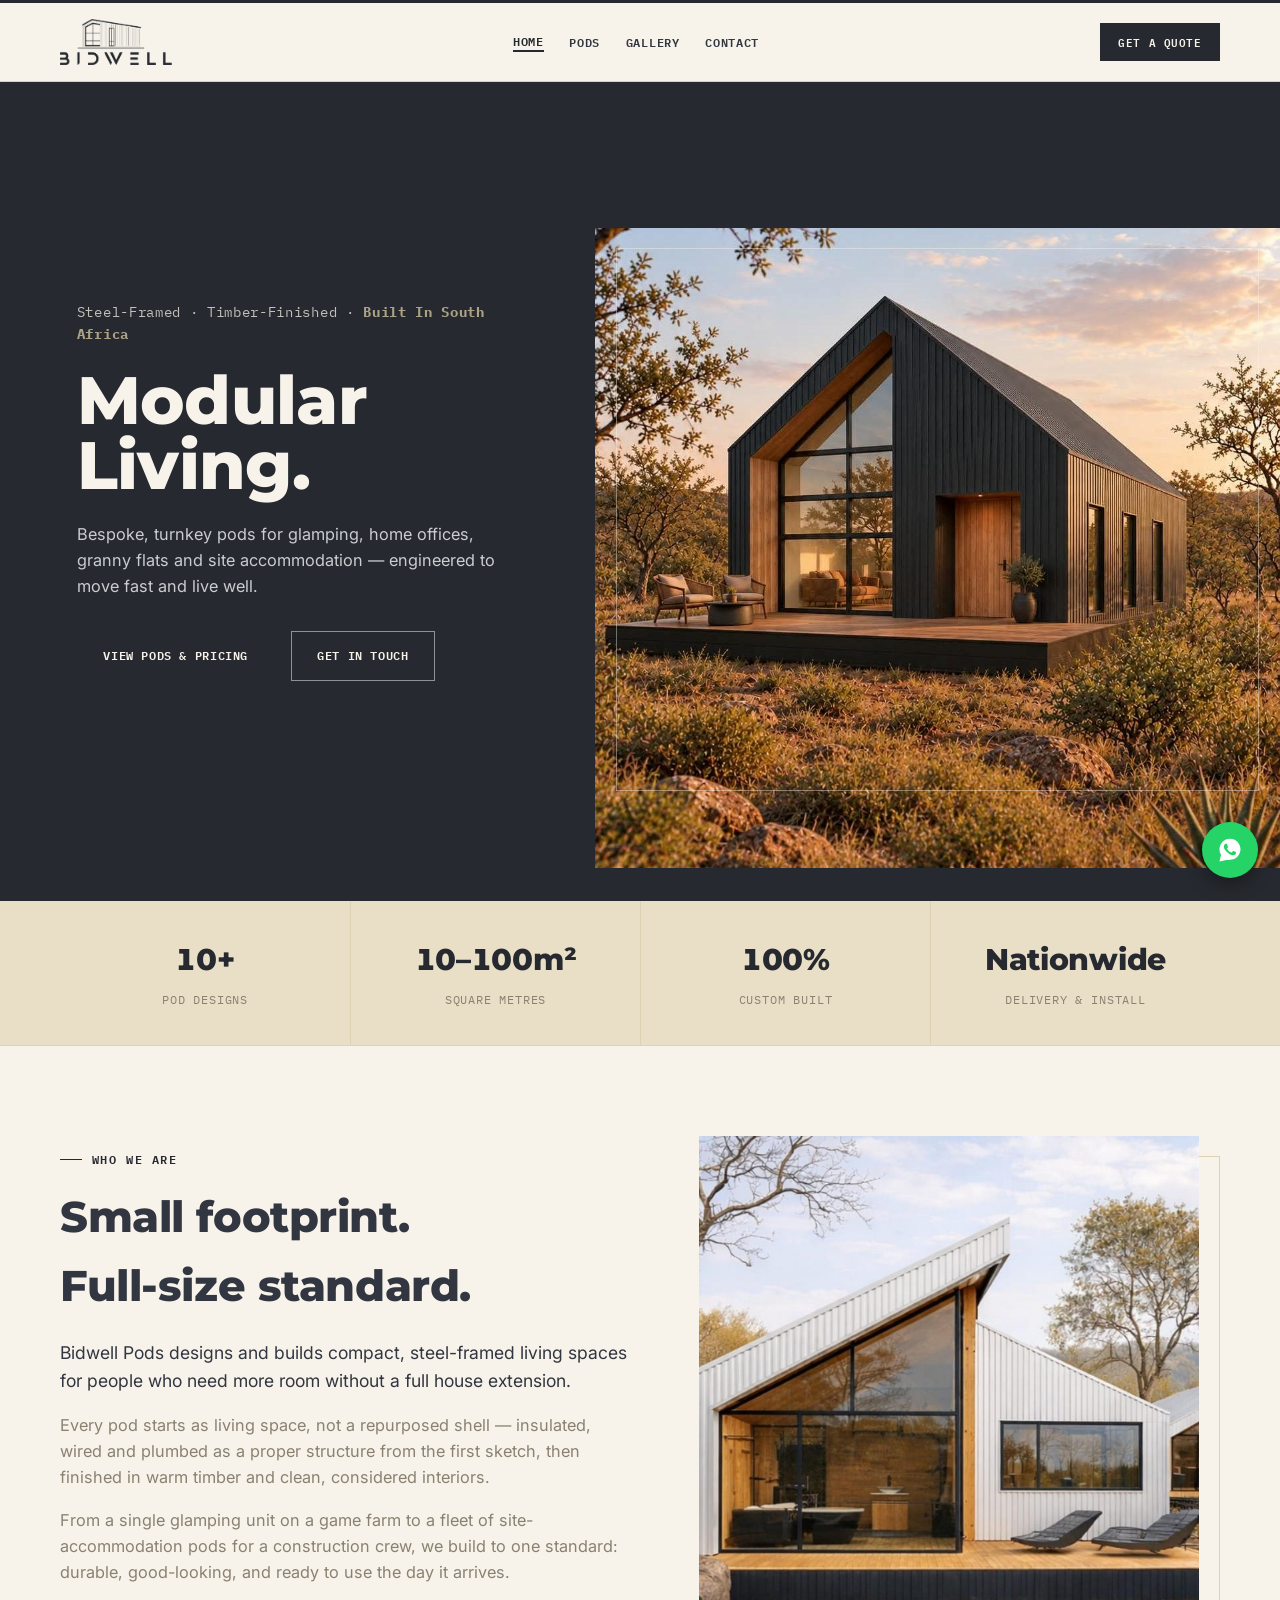
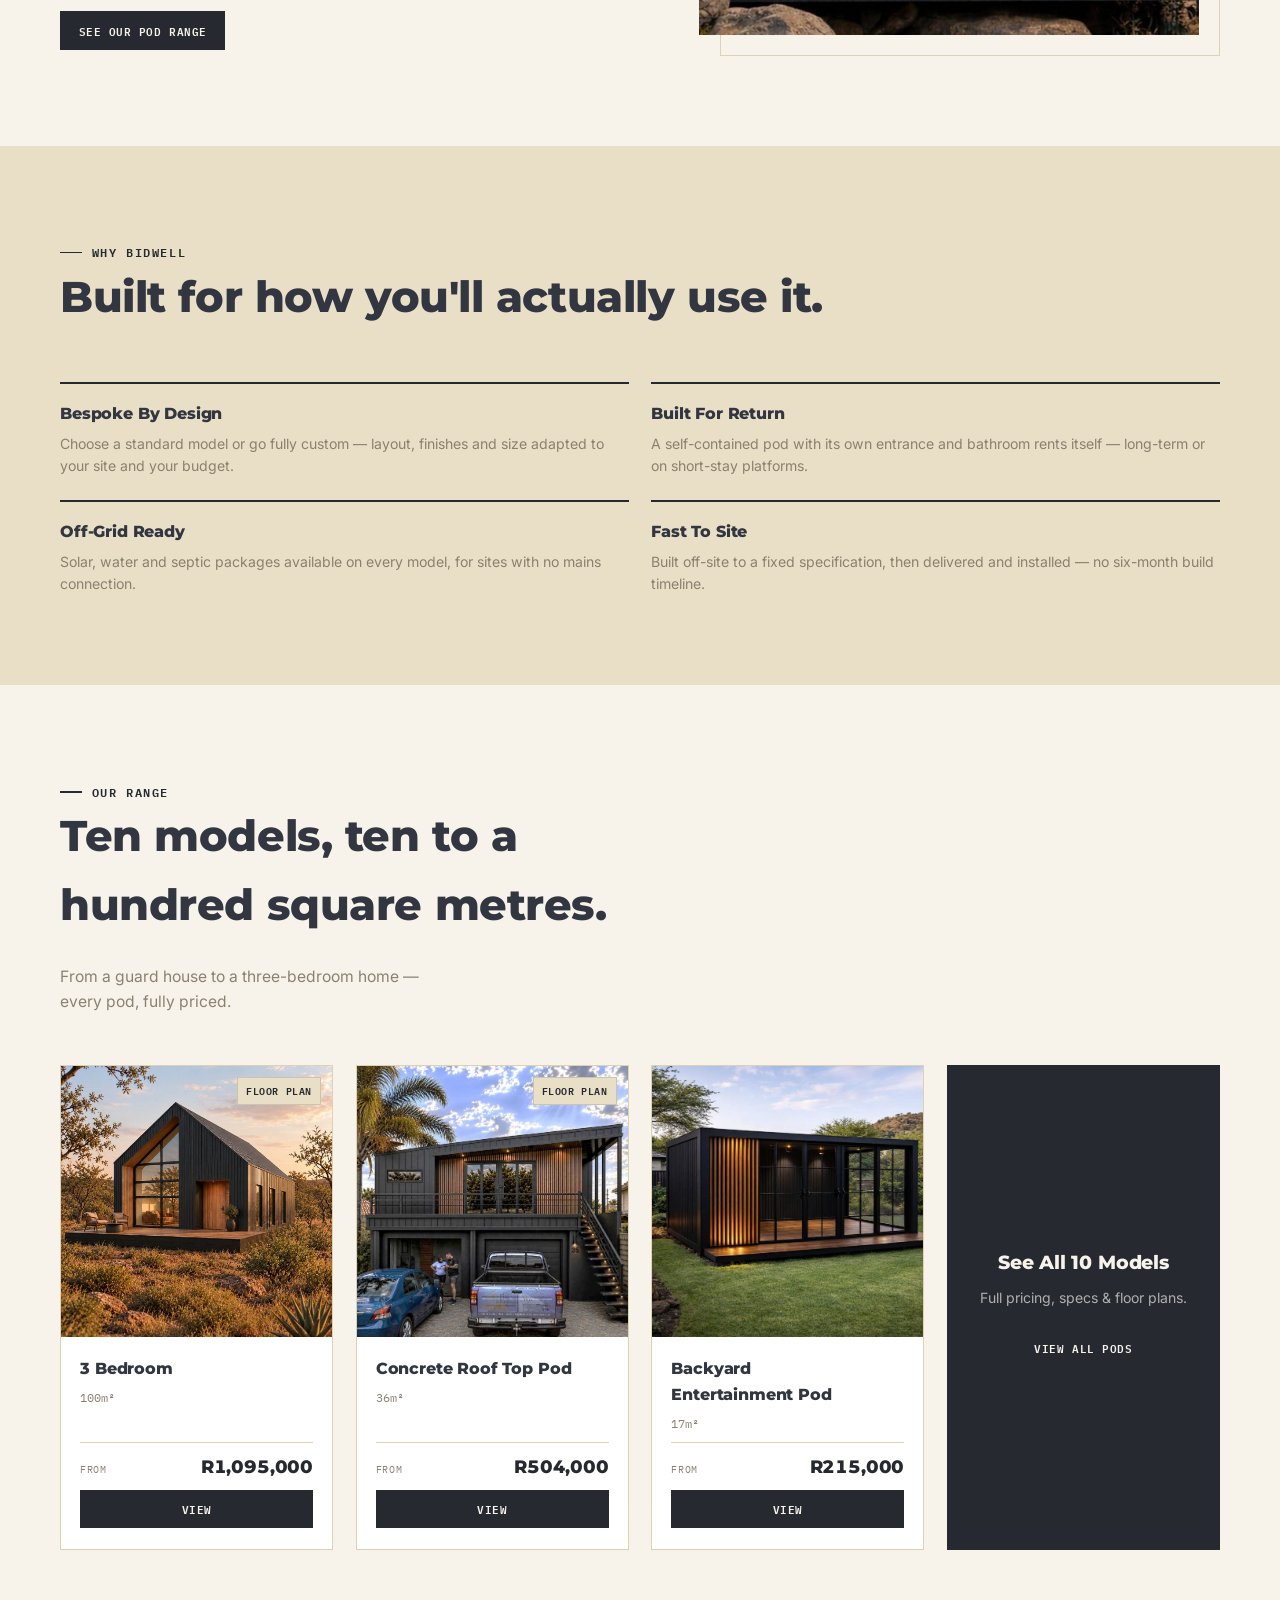
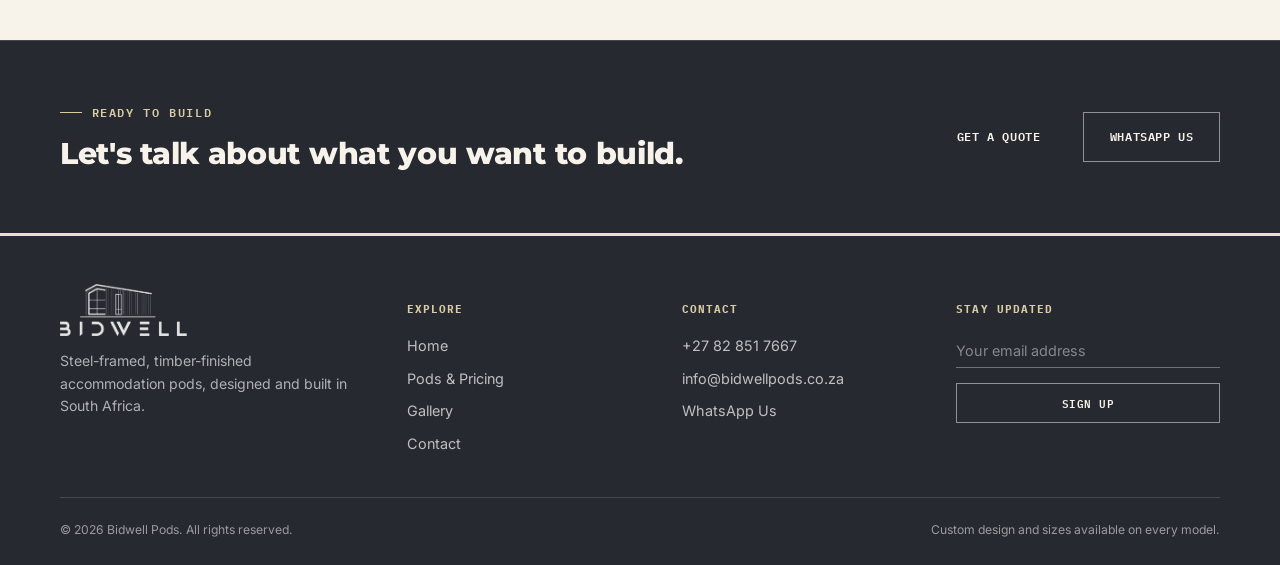
<file: index.html>
<!doctype html>
<html lang="en">
<head>
<meta charset="UTF-8">
<meta name="viewport" content="width=device-width, initial-scale=1">
<title>Bidwell Pods — Modular Living, South Africa</title>
<link rel="preconnect" href="https://fonts.googleapis.com">
<link rel="preconnect" href="https://fonts.gstatic.com" crossorigin>
<link href="https://fonts.googleapis.com/css2?family=Montserrat:wght@600;700;800&family=Inter:wght@400;500;600;700&family=IBM+Plex+Mono:wght@500;600;700&display=swap" rel="stylesheet">
<link rel="stylesheet" href="style.css">
</head>
<body>

<header>
  <div class="wrap bar">
    <a href="index.html" class="brand">
      <img src="img/logo-dark.png" alt="Bidwell Pods" class="brand-logo">
    </a>
    <nav class="primary">
      <a href="index.html" class="active">Home</a>
      <a href="pods.html">Pods</a>
      <a href="gallery.html">Gallery</a>
      <a href="contact.html">Contact</a>
    </nav>
    <div class="nav-cta">
      <a href="contact.html" class="btn btn-amber btn-sm">Get a Quote</a>
      <button class="burger" id="burgerBtn" aria-label="Open menu" aria-expanded="false"><span></span><span></span><span></span></button>
    </div>
  </div>
</header>

<div class="mobile-panel" id="mobilePanel">
  <a href="index.html">Home</a>
  <a href="pods.html">Pods</a>
  <a href="gallery.html">Gallery</a>
  <a href="contact.html">Contact</a>
  <a href="contact.html" class="btn btn-solid btn-block">Get a Quote</a>
</div>

<main>

  <!-- HERO -->
  <section class="hero">
    <div class="hero-split">
      <div class="hero-copy">
        <span class="hero-tagline">Steel-Framed &middot; Timber-Finished &middot; <b>Built In South Africa</b></span>
        <h1>Modular<br>Living.</h1>
        <p class="sub">Bespoke, turnkey pods for glamping, home offices, granny flats and site accommodation — engineered to move fast and live well.</p>
        <div class="hero-ctas">
          <a href="pods.html" class="btn btn-amber">View Pods &amp; Pricing</a>
          <a href="contact.html" class="btn btn-outline-light">Get In Touch</a>
        </div>
      </div>
      <div class="hero-photo"><img src="img/pods/pod-01-3bedroom.jpg" alt="Bidwell 3 Bedroom pod — steel-framed accommodation pod"></div>
    </div>
  </section>

  <!-- STAT BAND -->
  <div class="stat-band">
    <div class="wrap stat-grid reveal">
      <div class="stat"><div class="n">10+</div><div class="l">Pod Designs</div></div>
      <div class="stat"><div class="n">10&ndash;100m&sup2;</div><div class="l">Square Metres</div></div>
      <div class="stat"><div class="n">100%</div><div class="l">Custom Built</div></div>
      <div class="stat"><div class="n">Nationwide</div><div class="l">Delivery &amp; Install</div></div>
    </div>
  </div>

  <!-- ABOUT -->
  <section class="band-paper">
    <div class="wrap split reveal">
      <div class="split-copy">
        <span class="eyebrow">Who We Are</span>
        <h2>Small footprint. Full-size standard.</h2>
        <p class="lead">Bidwell Pods designs and builds compact, steel-framed living spaces for people who need more room without a full house extension.</p>
        <p>Every pod starts as living space, not a repurposed shell — insulated, wired and plumbed as a proper structure from the first sketch, then finished in warm timber and clean, considered interiors.</p>
        <p>From a single glamping unit on a game farm to a fleet of site-accommodation pods for a construction crew, we build to one standard: durable, good-looking, and ready to use the day it arrives.</p>
        <div style="margin-top:1.6rem;"><a href="pods.html" class="btn btn-solid btn-sm">See Our Pod Range</a></div>
      </div>
      <div class="split-photo"><img src="img/pods/pod-02.jpg" alt="Pod 2 interior visible through glazed wall"></div>
    </div>
  </section>

  <!-- BENEFITS -->
  <section class="band-tint">
    <div class="wrap">
      <div class="section-head">
        <div><span class="eyebrow">Why Bidwell</span><h2>Built for how you'll actually use it.</h2></div>
      </div>
      <div class="benefit-grid reveal">
        <div class="benefit"><h4>Bespoke By Design</h4><p>Choose a standard model or go fully custom — layout, finishes and size adapted to your site and your budget.</p></div>
        <div class="benefit"><h4>Built For Return</h4><p>A self-contained pod with its own entrance and bathroom rents itself — long-term or on short-stay platforms.</p></div>
        <div class="benefit"><h4>Off-Grid Ready</h4><p>Solar, water and septic packages available on every model, for sites with no mains connection.</p></div>
        <div class="benefit"><h4>Fast To Site</h4><p>Built off-site to a fixed specification, then delivered and installed — no six-month build timeline.</p></div>
      </div>
    </div>
  </section>

  <!-- FEATURED PODS -->
  <section class="band-paper">
    <div class="wrap">
      <div class="section-head">
        <div><span class="eyebrow">Our Range</span><h2>Ten models, ten to a hundred square metres.</h2></div>
        <p class="lede">From a guard house to a three-bedroom home — every pod, fully priced.</p>
      </div>
      <div class="units-grid reveal">
        <article class="unit-card">
          <div class="unit-photo"><span class="fp-badge">Floor Plan</span><img src="img/pods/pod-01-3bedroom.jpg" alt="3 Bedroom pod exterior"></div>
          <div class="unit-body"><h3>3 Bedroom</h3><div class="unit-size">100m&sup2;</div>
            <div class="unit-price"><span class="from">From</span><span class="amt">R1,095,000</span></div>
            <a href="pods.html" class="btn btn-solid btn-block btn-sm">View</a>
          </div>
        </article>
        <article class="unit-card">
          <div class="unit-photo"><span class="fp-badge">Floor Plan</span><img src="img/pods/pod-06-cement-panel.jpg" alt="Concrete Roof Top Pod exterior"></div>
          <div class="unit-body"><h3>Concrete Roof Top Pod</h3><div class="unit-size">36m&sup2;</div>
            <div class="unit-price"><span class="from">From</span><span class="amt">R504,000</span></div>
            <a href="pods.html" class="btn btn-solid btn-block btn-sm">View</a>
          </div>
        </article>
        <article class="unit-card">
          <div class="unit-photo"><img src="img/pods/pod-07-entertainment.jpg" alt="Backyard Entertainment Pod exterior"></div>
          <div class="unit-body"><h3>Backyard Entertainment Pod</h3><div class="unit-size">17m&sup2;</div>
            <div class="unit-price"><span class="from">From</span><span class="amt">R215,000</span></div>
            <a href="pods.html" class="btn btn-solid btn-block btn-sm">View</a>
          </div>
        </article>
        <article class="unit-card" style="align-items:center; justify-content:center; text-align:center; padding:2rem 1.2rem; background:var(--ink); color:var(--paper); border:none;">
          <h3 style="margin-bottom:.6rem;">See All 10 Models</h3>
          <p style="color:rgba(250,247,241,.65); font-size:.88rem; margin-bottom:1.2rem;">Full pricing, specs &amp; floor plans.</p>
          <a href="pods.html" class="btn btn-amber btn-sm">View All Pods</a>
        </article>
      </div>
    </div>
  </section>

  <!-- CTA BANNER -->
  <div class="cta-banner">
    <div class="wrap cta-inner reveal" style="padding-block:clamp(2.4rem,5vw,3.4rem);">
      <div><span class="eyebrow">Ready To Build</span><h3 style="margin-top:.5rem;">Let's talk about what you want to build.</h3></div>
      <div style="display:flex; gap:1rem; flex-wrap:wrap;">
        <a href="contact.html" class="btn btn-amber">Get A Quote</a>
        <a class="btn btn-outline-light wa-enquire" data-wa="your pod options" href="contact.html">WhatsApp Us</a>
      </div>
    </div>
  </div>

</main>

<footer>
  <div class="wrap">
    <div class="foot-grid">
      <div class="foot-brand">
        <img src="img/logo-light.png" alt="Bidwell Pods" class="brand-logo footer-logo">
        <p>Steel-framed, timber-finished accommodation pods, designed and built in South Africa.</p>
      </div>
      <div class="foot-col"><h5>Explore</h5>
        <a href="index.html">Home</a><a href="pods.html">Pods &amp; Pricing</a><a href="gallery.html">Gallery</a><a href="contact.html">Contact</a>
      </div>
      <div class="foot-col"><h5>Contact</h5>
        <a href="tel:+27828517667">+27 82 851 7667</a><a href="mailto:info@bidwellpods.co.za">info@bidwellpods.co.za</a><a href="https://wa.me/27828517667" target="_blank" rel="noopener">WhatsApp Us</a>
      </div>
      <div class="foot-col foot-newsletter"><h5>Stay Updated</h5>
        <form id="newsletterForm">
          <input type="email" name="email" placeholder="Your email address" required>
          <button type="submit" class="btn btn-outline-light btn-sm btn-block">Sign Up</button>
        </form>
      </div>
    </div>
    <div class="foot-bottom">
      <span>&copy; <span id="year"></span> Bidwell Pods. All rights reserved.</span>
      <span>Custom design and sizes available on every model.</span>
    </div>
  </div>
</footer>

<a class="wa-float" href="https://wa.me/27828517667" target="_blank" rel="noopener" aria-label="WhatsApp Bidwell Pods">
  <svg width="28" height="28" viewBox="0 0 32 32" fill="none"><path d="M16 3C9.373 3 4 8.373 4 15c0 2.34.64 4.53 1.75 6.4L4 29l7.8-1.7A11.9 11.9 0 0 0 16 27c6.627 0 12-5.373 12-12S22.627 3 16 3Z" fill="#fff"/><path d="M22.4 18.3c-.35-.17-2.07-1.02-2.4-1.14-.32-.12-.55-.17-.79.17-.23.35-.9 1.14-1.1 1.37-.2.23-.4.26-.76.09-.35-.17-1.47-.54-2.8-1.72-1.04-.92-1.74-2.06-1.94-2.4-.2-.35-.02-.54.15-.71.16-.16.35-.4.52-.61.17-.2.23-.35.35-.58.12-.23.06-.43-.03-.6-.09-.17-.79-1.9-1.08-2.6-.28-.68-.57-.59-.79-.6h-.68c-.23 0-.6.09-.92.43-.32.35-1.2 1.17-1.2 2.86s1.23 3.32 1.4 3.55c.17.23 2.42 3.7 5.87 5.19.82.35 1.46.56 1.96.72.82.26 1.57.22 2.16.13.66-.1 2.07-.85 2.36-1.66.29-.82.29-1.52.2-1.66-.08-.15-.31-.23-.66-.4Z" fill="#25D366"/></svg>
</a>

<script src="script.js"></script>
</body>
</html>
</file>
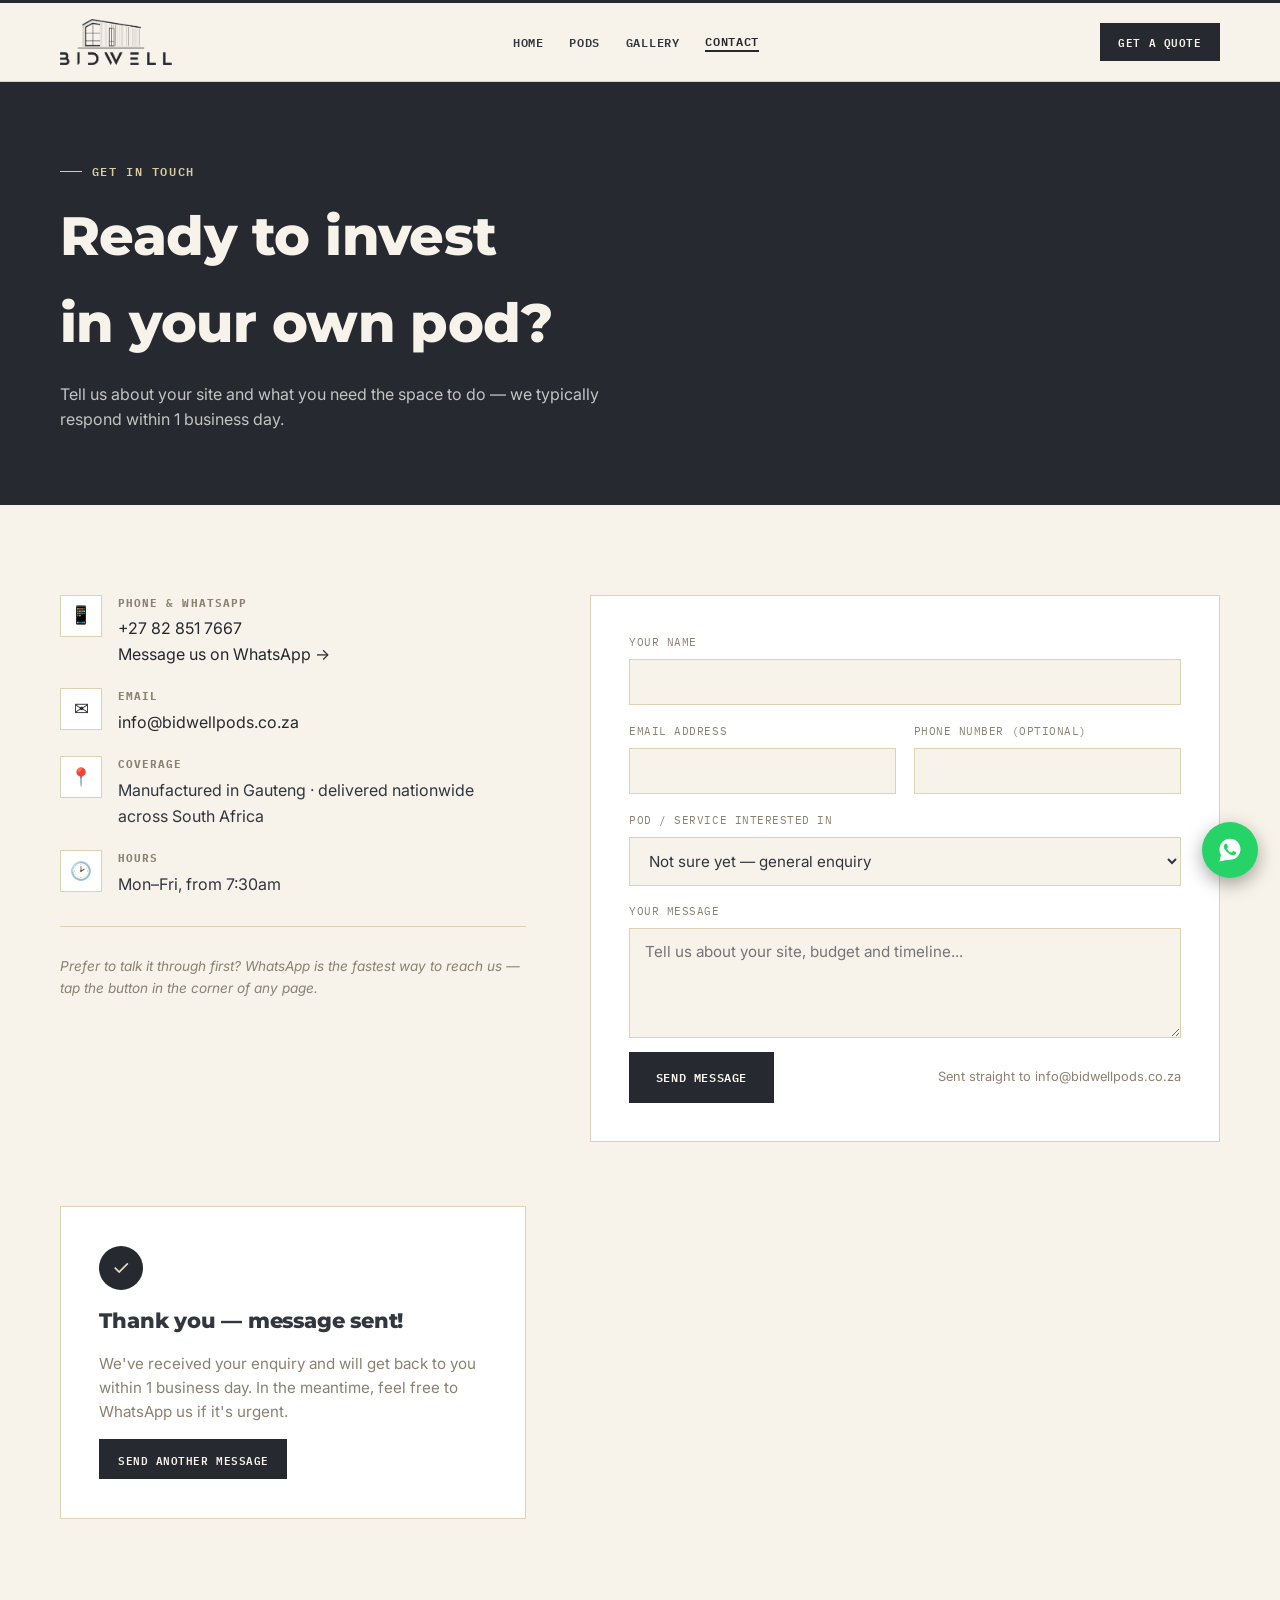
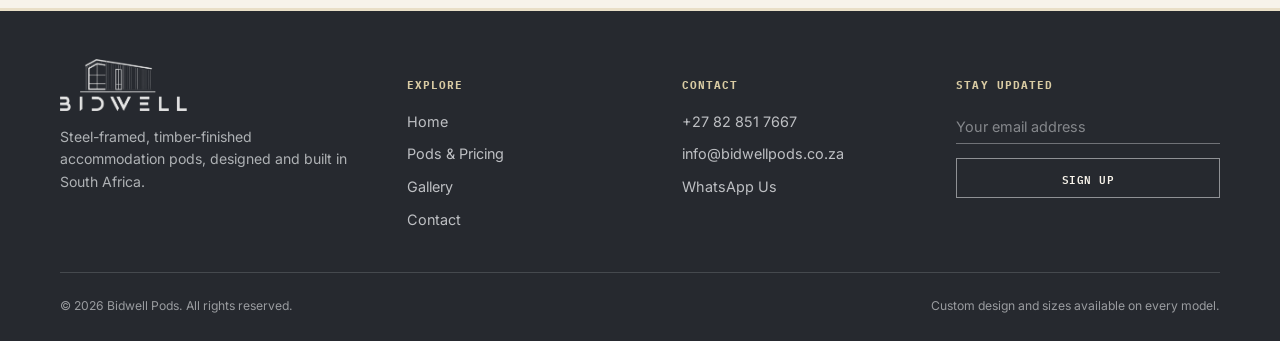
<file: contact.html>
<!doctype html>
<html lang="en">
<head>
<meta charset="UTF-8">
<meta name="viewport" content="width=device-width, initial-scale=1">
<title>Contact — Bidwell Pods</title>
<link rel="preconnect" href="https://fonts.googleapis.com">
<link rel="preconnect" href="https://fonts.gstatic.com" crossorigin>
<link href="https://fonts.googleapis.com/css2?family=Montserrat:wght@600;700;800&family=Inter:wght@400;500;600;700&family=IBM+Plex+Mono:wght@500;600;700&display=swap" rel="stylesheet">
<link rel="stylesheet" href="style.css">
</head>
<body>

<header>
  <div class="wrap bar">
    <a href="index.html" class="brand">
      <img src="img/logo-dark.png" alt="Bidwell Pods" class="brand-logo">
    </a>
    <nav class="primary">
      <a href="index.html">Home</a>
      <a href="pods.html">Pods</a>
      <a href="gallery.html">Gallery</a>
      <a href="contact.html" class="active">Contact</a>
    </nav>
    <div class="nav-cta">
      <a href="contact.html" class="btn btn-amber btn-sm">Get a Quote</a>
      <button class="burger" id="burgerBtn" aria-label="Open menu" aria-expanded="false"><span></span><span></span><span></span></button>
    </div>
  </div>
</header>

<div class="mobile-panel" id="mobilePanel">
  <a href="index.html">Home</a>
  <a href="pods.html">Pods</a>
  <a href="gallery.html">Gallery</a>
  <a href="contact.html">Contact</a>
  <a href="contact.html" class="btn btn-solid btn-block">Get a Quote</a>
</div>

<main>

  <section class="band-ink" style="padding-block:clamp(3rem,6vw,4.5rem);">
    <div class="wrap">
      <span class="eyebrow" style="color:var(--amber);">Get In Touch</span>
      <h1 style="font-size:clamp(2.2rem,4.4vw,3.4rem); margin-top:.7rem; max-width:20ch;">Ready to invest in your own pod?</h1>
      <p style="color:rgba(250,247,241,.75); max-width:56ch; margin-top:1rem;">Tell us about your site and what you need the space to do — we typically respond within 1 business day.</p>
    </div>
  </section>

  <section class="band-paper">
    <div class="wrap contact-grid reveal">
      <div class="contact-detail">
        <div class="cd-item"><div class="cd-icon">&#128241;</div><div><h4>Phone &amp; WhatsApp</h4><p><a href="tel:+27828517667">+27 82 851 7667</a><br><a href="https://wa.me/27828517667" target="_blank" rel="noopener">Message us on WhatsApp &rarr;</a></p></div></div>
        <div class="cd-item"><div class="cd-icon">&#9993;</div><div><h4>Email</h4><p><a href="mailto:info@bidwellpods.co.za">info@bidwellpods.co.za</a></p></div></div>
        <div class="cd-item"><div class="cd-icon">&#128205;</div><div><h4>Coverage</h4><p>Manufactured in Gauteng &middot; delivered nationwide across South Africa</p></div></div>
        <div class="cd-item"><div class="cd-icon">&#128337;</div><div><h4>Hours</h4><p>Mon&ndash;Fri, from 7:30am</p></div></div>
        <hr class="rule" style="margin:.5rem 0;">
        <p class="map-note">Prefer to talk it through first? WhatsApp is the fastest way to reach us — tap the button in the corner of any page.</p>
      </div>

      <div class="form-card" id="formCard">
        <form id="quoteForm">
          <div class="form-grid">
            <div class="full"><label for="f-name">Your Name</label><input id="f-name" name="name" type="text" required></div>
            <div><label for="f-email">Email Address</label><input id="f-email" name="email" type="email" required></div>
            <div><label for="f-phone">Phone Number (optional)</label><input id="f-phone" name="phone" type="tel"></div>
            <div class="full"><label for="f-service">Pod / Service Interested In</label>
              <select id="f-service" name="service">
                <option>Not sure yet — general enquiry</option>
                <option>3 Bedroom</option>
                <option>Pod 2</option>
                <option>Pod 3</option>
                <option>Pod 4</option>
                <option>Concrete Roof Top Pod</option>
                <option>Insulated Cement Panel Housing</option>
                <option>Backyard Entertainment Pod</option>
                <option>Backyard Office / Storage Pod</option>
                <option>Guard House</option>
                <option>Coffee Shop</option>
              </select>
            </div>
            <div class="full"><label for="f-message">Your Message</label><textarea id="f-message" name="message" required placeholder="Tell us about your site, budget and timeline..."></textarea></div>
            <input type="text" name="website" class="hp-field" tabindex="-1" autocomplete="off" aria-hidden="true">
          </div>
          <div class="form-foot">
            <button type="submit" class="btn btn-amber">Send Message</button>
            <span class="form-note">Sent straight to info@bidwellpods.co.za</span>
          </div>
          <p class="form-error" id="formError" hidden></p>
        </form>
      </div>

      <div class="form-card form-success" id="formSuccess" hidden>
        <span class="form-success-icon">&#10003;</span>
        <h3>Thank you — message sent!</h3>
        <p>We've received your enquiry and will get back to you within 1 business day. In the meantime, feel free to WhatsApp us if it's urgent.</p>
        <button type="button" class="btn btn-solid btn-sm" id="formResetBtn">Send Another Message</button>
      </div>
    </div>
  </section>

</main>

<footer>
  <div class="wrap">
    <div class="foot-grid">
      <div class="foot-brand">
        <img src="img/logo-light.png" alt="Bidwell Pods" class="brand-logo footer-logo">
        <p>Steel-framed, timber-finished accommodation pods, designed and built in South Africa.</p>
      </div>
      <div class="foot-col"><h5>Explore</h5>
        <a href="index.html">Home</a><a href="pods.html">Pods &amp; Pricing</a><a href="gallery.html">Gallery</a><a href="contact.html">Contact</a>
      </div>
      <div class="foot-col"><h5>Contact</h5>
        <a href="tel:+27828517667">+27 82 851 7667</a><a href="mailto:info@bidwellpods.co.za">info@bidwellpods.co.za</a><a href="https://wa.me/27828517667" target="_blank" rel="noopener">WhatsApp Us</a>
      </div>
      <div class="foot-col foot-newsletter"><h5>Stay Updated</h5>
        <form id="newsletterForm">
          <input type="email" name="email" placeholder="Your email address" required>
          <button type="submit" class="btn btn-outline-light btn-sm btn-block">Sign Up</button>
        </form>
      </div>
    </div>
    <div class="foot-bottom">
      <span>&copy; <span id="year"></span> Bidwell Pods. All rights reserved.</span>
      <span>Custom design and sizes available on every model.</span>
    </div>
  </div>
</footer>

<a class="wa-float" href="https://wa.me/27828517667" target="_blank" rel="noopener" aria-label="WhatsApp Bidwell Pods">
  <svg width="28" height="28" viewBox="0 0 32 32" fill="none"><path d="M16 3C9.373 3 4 8.373 4 15c0 2.34.64 4.53 1.75 6.4L4 29l7.8-1.7A11.9 11.9 0 0 0 16 27c6.627 0 12-5.373 12-12S22.627 3 16 3Z" fill="#fff"/><path d="M22.4 18.3c-.35-.17-2.07-1.02-2.4-1.14-.32-.12-.55-.17-.79.17-.23.35-.9 1.14-1.1 1.37-.2.23-.4.26-.76.09-.35-.17-1.47-.54-2.8-1.72-1.04-.92-1.74-2.06-1.94-2.4-.2-.35-.02-.54.15-.71.16-.16.35-.4.52-.61.17-.2.23-.35.35-.58.12-.23.06-.43-.03-.6-.09-.17-.79-1.9-1.08-2.6-.28-.68-.57-.59-.79-.6h-.68c-.23 0-.6.09-.92.43-.32.35-1.2 1.17-1.2 2.86s1.23 3.32 1.4 3.55c.17.23 2.42 3.7 5.87 5.19.82.35 1.46.56 1.96.72.82.26 1.57.22 2.16.13.66-.1 2.07-.85 2.36-1.66.29-.82.29-1.52.2-1.66-.08-.15-.31-.23-.66-.4Z" fill="#25D366"/></svg>
</a>

<script src="script.js"></script>
</body>
</html>
</file>
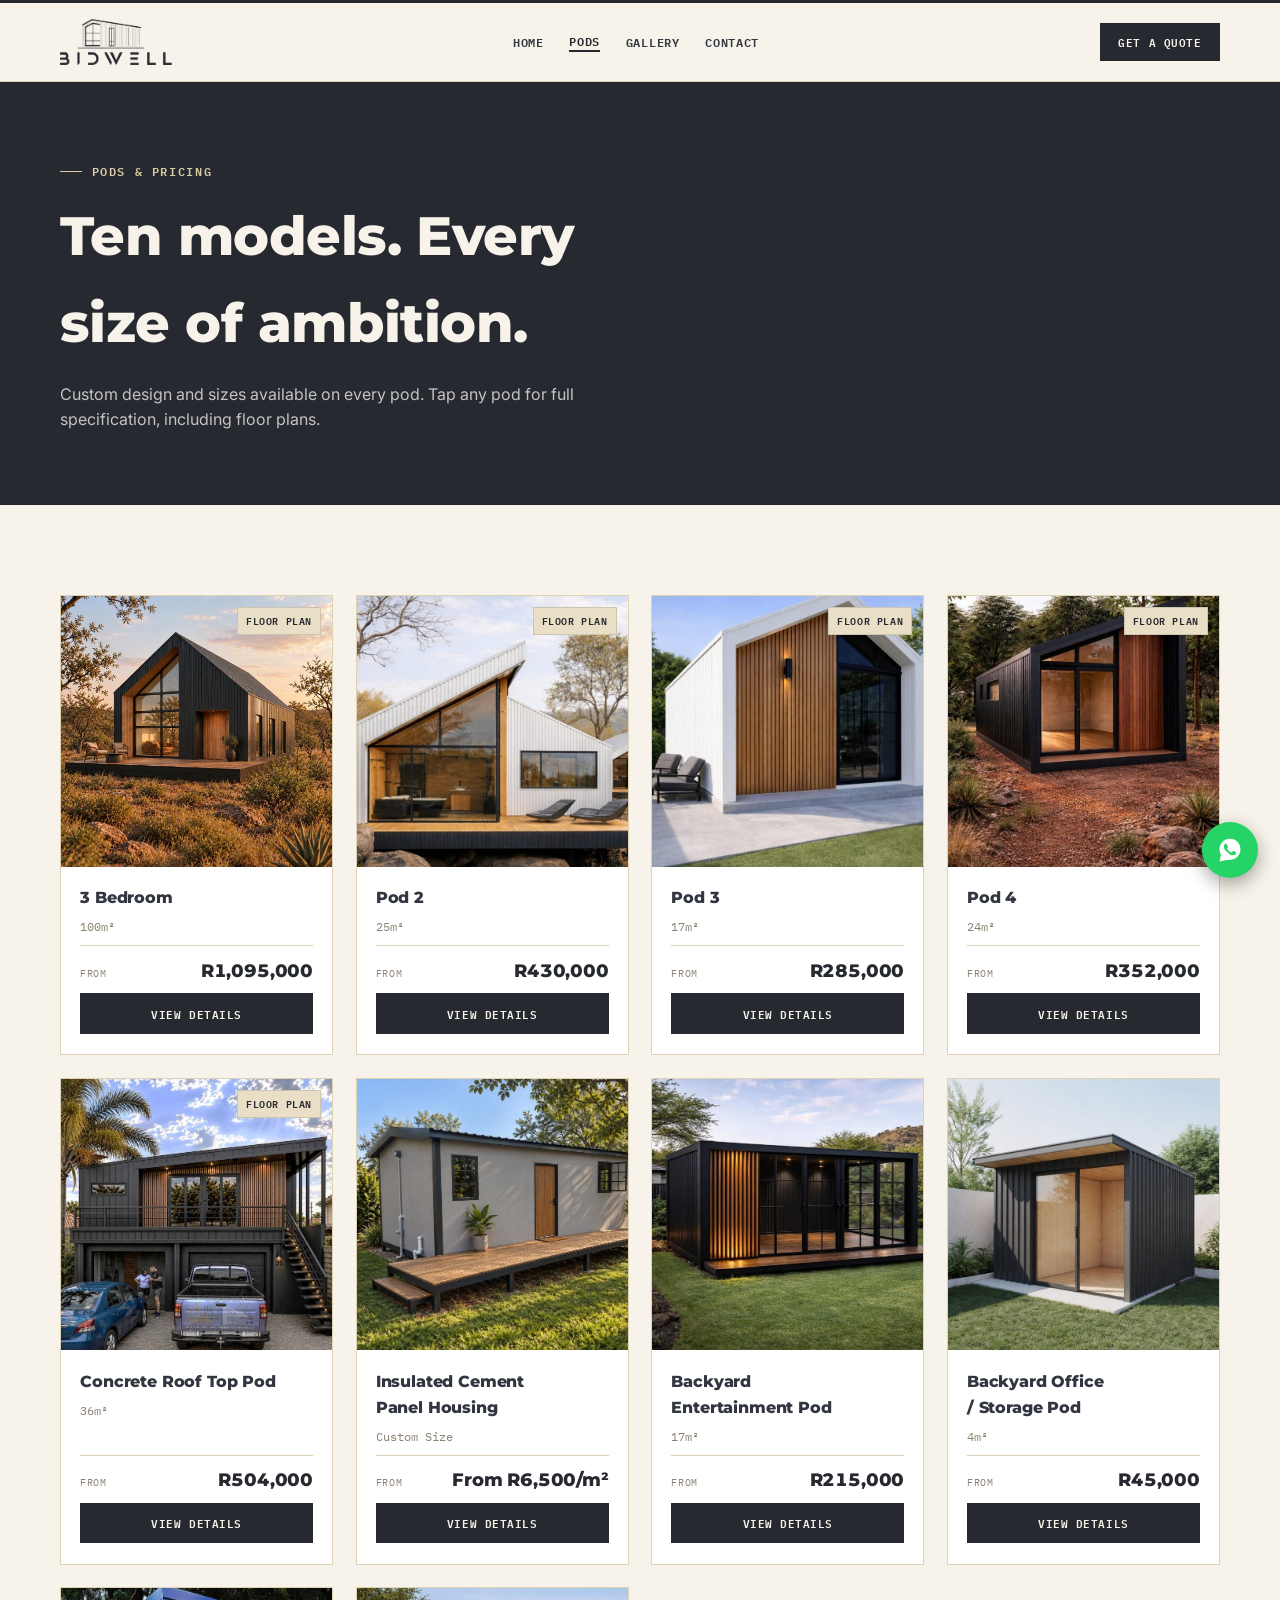
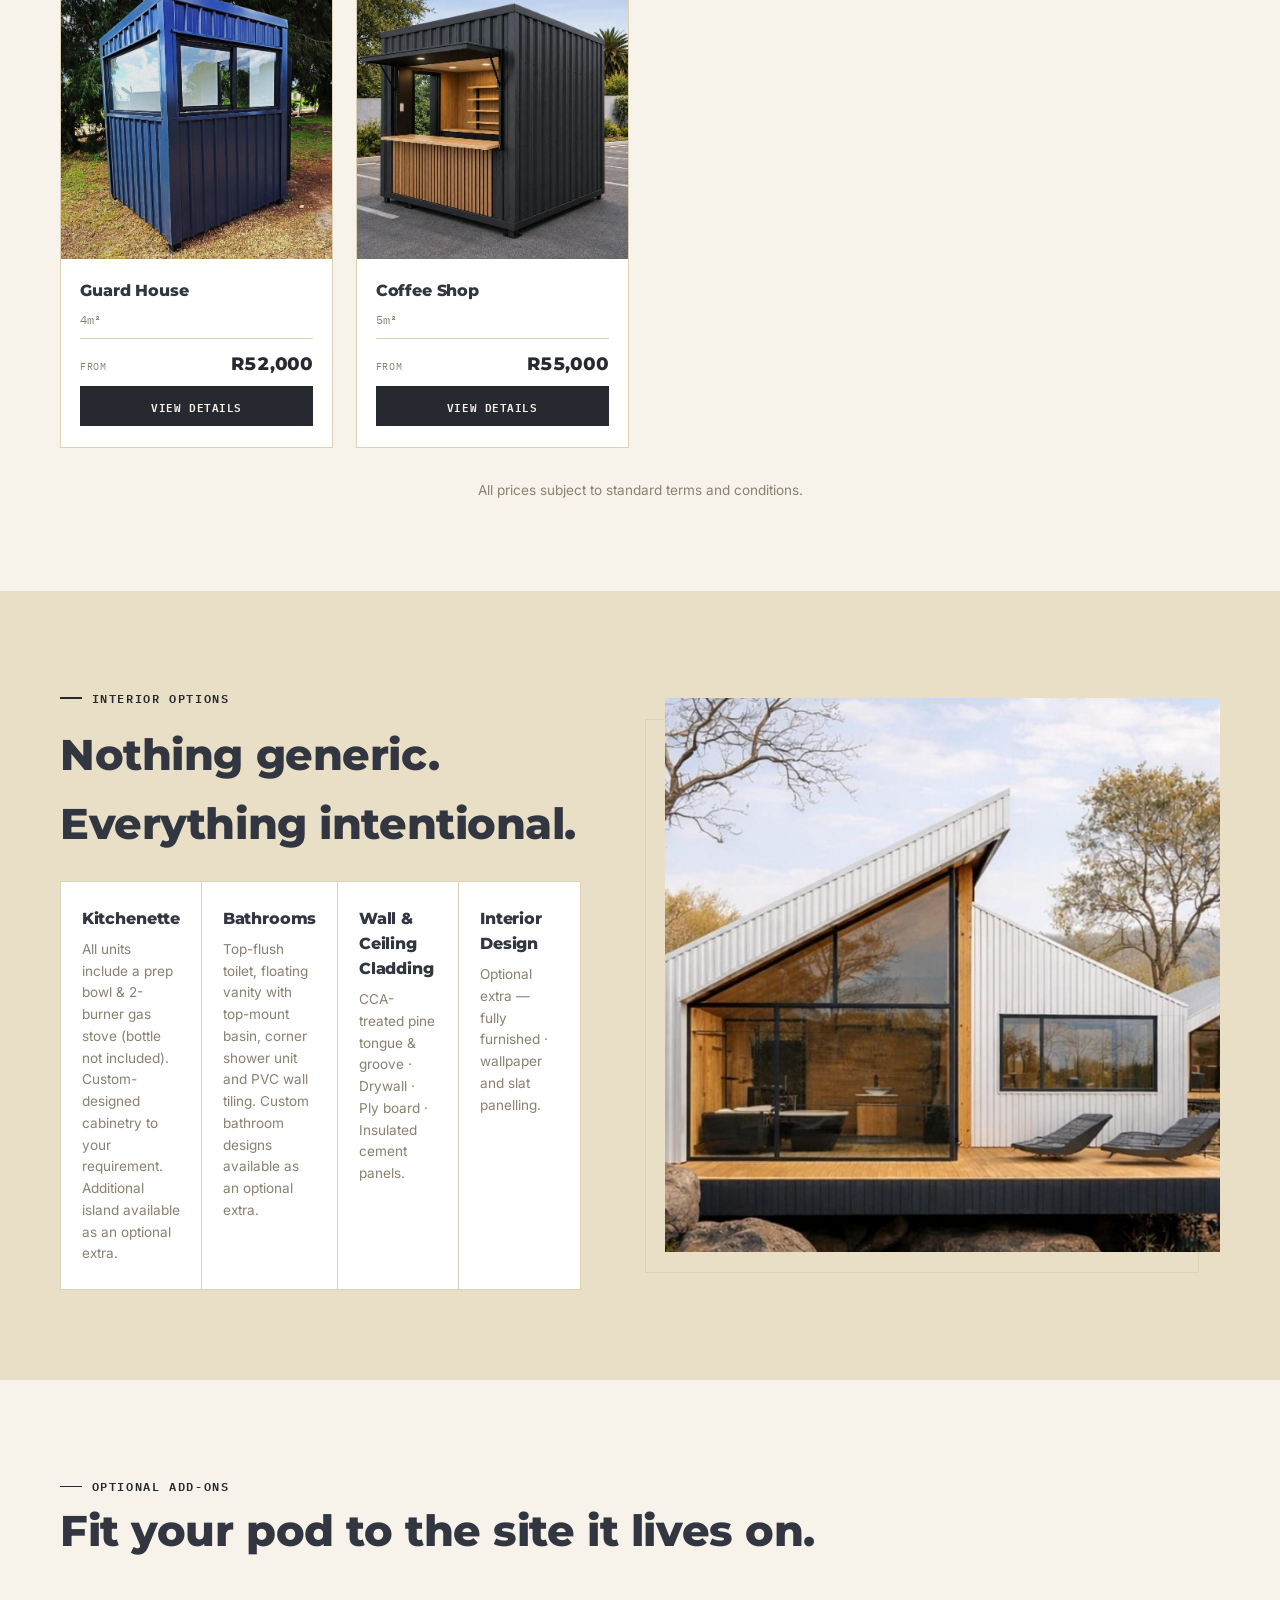
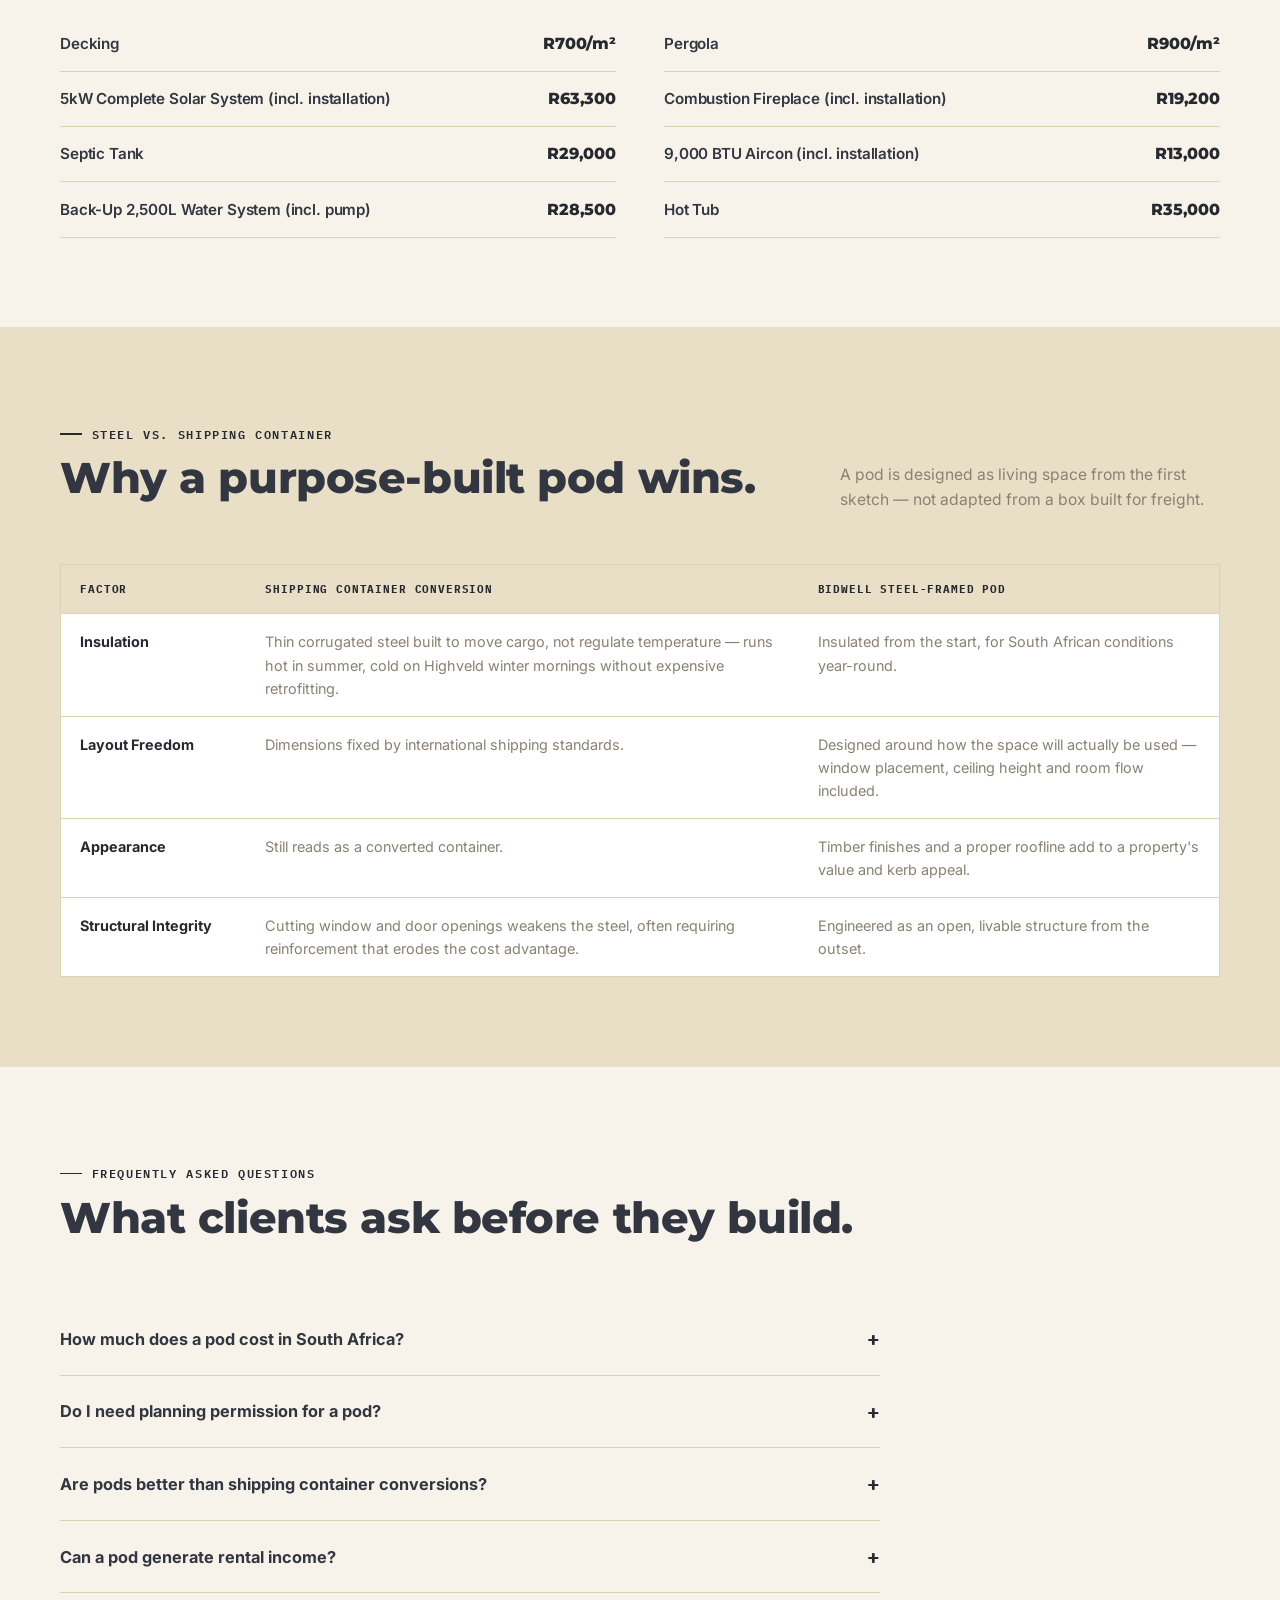
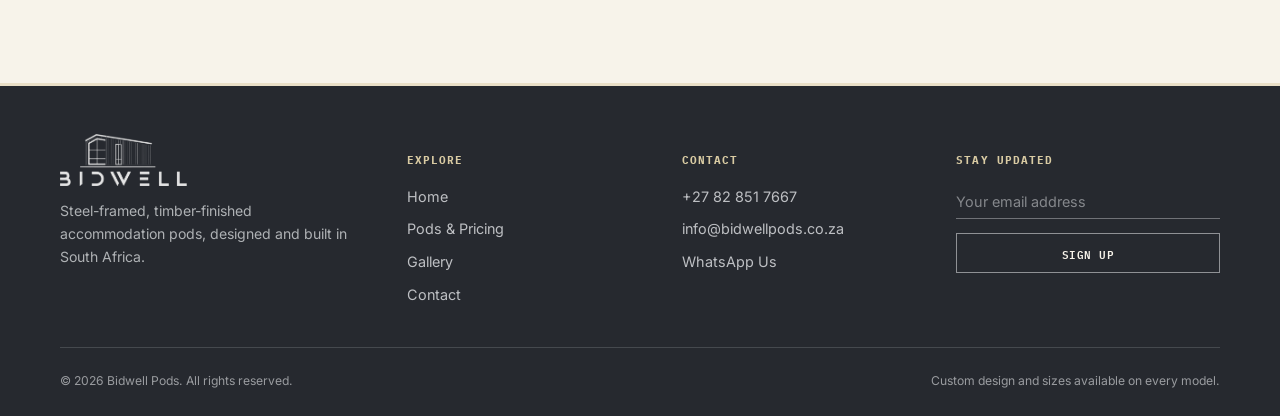
<file: pods.html>
<!doctype html>
<html lang="en">
<head>
<meta charset="UTF-8">
<meta name="viewport" content="width=device-width, initial-scale=1">
<title>Pods &amp; Pricing — Bidwell Pods</title>
<link rel="preconnect" href="https://fonts.googleapis.com">
<link rel="preconnect" href="https://fonts.gstatic.com" crossorigin>
<link href="https://fonts.googleapis.com/css2?family=Montserrat:wght@600;700;800&family=Inter:wght@400;500;600;700&family=IBM+Plex+Mono:wght@500;600;700&display=swap" rel="stylesheet">
<link rel="stylesheet" href="style.css">
</head>
<body>

<header>
  <div class="wrap bar">
    <a href="index.html" class="brand">
      <img src="img/logo-dark.png" alt="Bidwell Pods" class="brand-logo">
    </a>
    <nav class="primary">
      <a href="index.html">Home</a>
      <a href="pods.html" class="active">Pods</a>
      <a href="gallery.html">Gallery</a>
      <a href="contact.html">Contact</a>
    </nav>
    <div class="nav-cta">
      <a href="contact.html" class="btn btn-amber btn-sm">Get a Quote</a>
      <button class="burger" id="burgerBtn" aria-label="Open menu" aria-expanded="false"><span></span><span></span><span></span></button>
    </div>
  </div>
</header>

<div class="mobile-panel" id="mobilePanel">
  <a href="index.html">Home</a>
  <a href="pods.html">Pods</a>
  <a href="gallery.html">Gallery</a>
  <a href="contact.html">Contact</a>
  <a href="contact.html" class="btn btn-solid btn-block">Get a Quote</a>
</div>

<main>

  <section class="band-ink" style="padding-block:clamp(3rem,6vw,4.5rem);">
    <div class="wrap">
      <span class="eyebrow" style="color:var(--amber);">Pods &amp; Pricing</span>
      <h1 style="font-size:clamp(2.2rem,4.4vw,3.4rem); margin-top:.7rem; max-width:20ch;">Ten models. Every size of ambition.</h1>
      <p style="color:rgba(250,247,241,.75); max-width:56ch; margin-top:1rem;">Custom design and sizes available on every pod. Tap any pod for full specification, including floor plans.</p>
    </div>
  </section>

  <section class="band-paper">
    <div class="wrap">
      <div class="units-grid reveal" id="unitsGrid"><!-- rendered by pods.js --></div>
      <p style="margin-top:2rem; font-size:.85rem; color:var(--muted); text-align:center;">All prices subject to standard terms and conditions.</p>
    </div>
  </section>

  <!-- INTERIORS -->
  <section class="band-tint">
    <div class="wrap split reverse reveal">
      <div class="split-photo"><img src="img/pods/pod-02.jpg" alt="Bidwell Pod 2 interior finish"></div>
      <div class="split-copy">
        <span class="eyebrow">Interior Options</span>
        <h2>Nothing generic. Everything intentional.</h2>
        <div class="int-grid" style="margin-top:1.4rem;">
          <div class="int-item"><h4>Kitchenette</h4><p>All units include a prep bowl &amp; 2-burner gas stove (bottle not included). Custom-designed cabinetry to your requirement. Additional island available as an optional extra.</p></div>
          <div class="int-item"><h4>Bathrooms</h4><p>Top-flush toilet, floating vanity with top-mount basin, corner shower unit and PVC wall tiling. Custom bathroom designs available as an optional extra.</p></div>
          <div class="int-item"><h4>Wall &amp; Ceiling Cladding</h4><p>CCA-treated pine tongue &amp; groove &middot; Drywall &middot; Ply board &middot; Insulated cement panels.</p></div>
          <div class="int-item"><h4>Interior Design</h4><p>Optional extra — fully furnished &middot; wallpaper and slat panelling.</p></div>
        </div>
      </div>
    </div>
  </section>

  <!-- ADD-ONS -->
  <section class="band-paper">
    <div class="wrap">
      <div class="section-head">
        <div><span class="eyebrow">Optional Add-Ons</span><h2>Fit your pod to the site it lives on.</h2></div>
      </div>
      <div class="addons-list reveal">
        <div class="addon-row"><h4>Decking</h4><span class="amt">R700/m&sup2;</span></div>
        <div class="addon-row"><h4>Pergola</h4><span class="amt">R900/m&sup2;</span></div>
        <div class="addon-row"><h4>5kW Complete Solar System (incl. installation)</h4><span class="amt">R63,300</span></div>
        <div class="addon-row"><h4>Combustion Fireplace (incl. installation)</h4><span class="amt">R19,200</span></div>
        <div class="addon-row"><h4>Septic Tank</h4><span class="amt">R29,000</span></div>
        <div class="addon-row"><h4>9,000 BTU Aircon (incl. installation)</h4><span class="amt">R13,000</span></div>
        <div class="addon-row"><h4>Back-Up 2,500L Water System (incl. pump)</h4><span class="amt">R28,500</span></div>
        <div class="addon-row"><h4>Hot Tub</h4><span class="amt">R35,000</span></div>
      </div>
    </div>
  </section>

  <!-- WHY PODS -->
  <section class="band-tint">
    <div class="wrap">
      <div class="section-head">
        <div><span class="eyebrow">Steel vs. Shipping Container</span><h2>Why a purpose-built pod wins.</h2></div>
        <p class="lede">A pod is designed as living space from the first sketch — not adapted from a box built for freight.</p>
      </div>
      <div class="compare-wrap reveal">
        <table class="compare">
          <thead><tr><th style="width:16%;">Factor</th><th>Shipping Container Conversion</th><th>Bidwell Steel-Framed Pod</th></tr></thead>
          <tbody>
            <tr><th>Insulation</th><td>Thin corrugated steel built to move cargo, not regulate temperature — runs hot in summer, cold on Highveld winter mornings without expensive retrofitting.</td><td>Insulated from the start, for South African conditions year-round.</td></tr>
            <tr><th>Layout Freedom</th><td>Dimensions fixed by international shipping standards.</td><td>Designed around how the space will actually be used — window placement, ceiling height and room flow included.</td></tr>
            <tr><th>Appearance</th><td>Still reads as a converted container.</td><td>Timber finishes and a proper roofline add to a property's value and kerb appeal.</td></tr>
            <tr><th>Structural Integrity</th><td>Cutting window and door openings weakens the steel, often requiring reinforcement that erodes the cost advantage.</td><td>Engineered as an open, livable structure from the outset.</td></tr>
          </tbody>
        </table>
      </div>
    </div>
  </section>

  <!-- FAQ -->
  <section class="band-paper">
    <div class="wrap">
      <div class="section-head">
        <div><span class="eyebrow">Frequently Asked Questions</span><h2>What clients ask before they build.</h2></div>
      </div>
      <div class="faq-list reveal">
        <details class="faq"><summary>How much does a pod cost in South Africa?<span class="ind">+</span></summary><div class="a">Bidwell pods start from R45,000 for a small backyard office or guard house, with self-contained living pods from R215,000 and our largest 3 Bedroom model from R1,095,000. Every pod is custom designed and sized to your site.</div></details>
        <details class="faq"><summary>Do I need planning permission for a pod?<span class="ind">+</span></summary><div class="a">It depends on your municipality, the pod's size, and whether it's a permanent or removable structure. Many secondary dwellings under a certain footprint qualify for simplified approval, but rules vary by council — we can guide you through what's typically required in your area before you build.</div></details>
        <details class="faq"><summary>Are pods better than shipping container conversions?<span class="ind">+</span></summary><div class="a">For most residential and hospitality uses, yes. Purpose-built steel-framed pods are designed around insulation, natural light and layout from the start, whereas container conversions have to work around a shipping container's original shape and thin steel walls.</div></details>
        <details class="faq"><summary>Can a pod generate rental income?<span class="ind">+</span></summary><div class="a">Yes. A self-contained backyard pod with its own entrance, bathroom and kitchenette can be let out long-term to a tenant or listed short-term on platforms like Airbnb, giving homeowners an additional income stream without the cost and disruption of a full home extension.</div></details>
      </div>
    </div>
  </section>

</main>

<footer>
  <div class="wrap">
    <div class="foot-grid">
      <div class="foot-brand">
        <img src="img/logo-light.png" alt="Bidwell Pods" class="brand-logo footer-logo">
        <p>Steel-framed, timber-finished accommodation pods, designed and built in South Africa.</p>
      </div>
      <div class="foot-col"><h5>Explore</h5>
        <a href="index.html">Home</a><a href="pods.html">Pods &amp; Pricing</a><a href="gallery.html">Gallery</a><a href="contact.html">Contact</a>
      </div>
      <div class="foot-col"><h5>Contact</h5>
        <a href="tel:+27828517667">+27 82 851 7667</a><a href="mailto:info@bidwellpods.co.za">info@bidwellpods.co.za</a><a href="https://wa.me/27828517667" target="_blank" rel="noopener">WhatsApp Us</a>
      </div>
      <div class="foot-col foot-newsletter"><h5>Stay Updated</h5>
        <form id="newsletterForm">
          <input type="email" name="email" placeholder="Your email address" required>
          <button type="submit" class="btn btn-outline-light btn-sm btn-block">Sign Up</button>
        </form>
      </div>
    </div>
    <div class="foot-bottom">
      <span>&copy; <span id="year"></span> Bidwell Pods. All rights reserved.</span>
      <span>Custom design and sizes available on every model.</span>
    </div>
  </div>
</footer>

<a class="wa-float" href="https://wa.me/27828517667" target="_blank" rel="noopener" aria-label="WhatsApp Bidwell Pods">
  <svg width="28" height="28" viewBox="0 0 32 32" fill="none"><path d="M16 3C9.373 3 4 8.373 4 15c0 2.34.64 4.53 1.75 6.4L4 29l7.8-1.7A11.9 11.9 0 0 0 16 27c6.627 0 12-5.373 12-12S22.627 3 16 3Z" fill="#fff"/><path d="M22.4 18.3c-.35-.17-2.07-1.02-2.4-1.14-.32-.12-.55-.17-.79.17-.23.35-.9 1.14-1.1 1.37-.2.23-.4.26-.76.09-.35-.17-1.47-.54-2.8-1.72-1.04-.92-1.74-2.06-1.94-2.4-.2-.35-.02-.54.15-.71.16-.16.35-.4.52-.61.17-.2.23-.35.35-.58.12-.23.06-.43-.03-.6-.09-.17-.79-1.9-1.08-2.6-.28-.68-.57-.59-.79-.6h-.68c-.23 0-.6.09-.92.43-.32.35-1.2 1.17-1.2 2.86s1.23 3.32 1.4 3.55c.17.23 2.42 3.7 5.87 5.19.82.35 1.46.56 1.96.72.82.26 1.57.22 2.16.13.66-.1 2.07-.85 2.36-1.66.29-.82.29-1.52.2-1.66-.08-.15-.31-.23-.66-.4Z" fill="#25D366"/></svg>
</a>

<div class="modal-overlay" id="podModal"><div class="modal"></div></div>

<script src="script.js"></script>
<script src="pods.js"></script>
</body>
</html>
</file>
<file: style.css>
:root{
  --ink:#26292f;
  --ink-2:#323640;
  --paper:#f7f3ea;
  --paper-2:#e9dfc7;
  --rule:#ddd2b4;
  --charcoal:#323640;
  --muted:#8a8171;
  --amber:#d9cba3;
  --amber-deep:#26292f;
  --white:#ffffff;
  --sand:#e9dfc7;
  --sand-deep:#d9cba3;
  --font-display:'Montserrat', 'Arial Black', sans-serif;
  --font-body:'Inter', -apple-system, Segoe UI, sans-serif;
  --font-mono:'IBM Plex Mono', 'Consolas', monospace;
}

*{box-sizing:border-box;}
html{scroll-behavior:smooth;}
body{
  margin:0; background:var(--paper); color:var(--charcoal);
  font-family:var(--font-body); font-size:16px; line-height:1.6;
  word-spacing:normal;
  -webkit-font-smoothing:antialiased;
}
@media (prefers-reduced-motion: reduce){
  html{scroll-behavior:auto;}
  *{animation-duration:.001ms !important; transition-duration:.001ms !important;}
}

/* ---------- SCROLL REVEAL ---------- */
.reveal{opacity:0; transform:translateY(28px); transition:opacity .7s ease, transform .7s ease;}
.reveal.in-view{opacity:1; transform:none;}
.reveal-1{transition-delay:.08s;}
.reveal-2{transition-delay:.16s;}
.reveal-3{transition-delay:.24s;}
img{max-width:100%; display:block;}
a{color:inherit;}
h1,h2,h3,h4{font-family:var(--font-display); font-weight:800; margin:0; text-wrap:balance; letter-spacing:-.01em;}
p{margin:0; line-height:1.6;}
::selection{background:var(--ink); color:var(--paper);}

.wrap{max-width:1240px; margin:0 auto; padding-inline:clamp(1.25rem,4vw,2.5rem);}
.eyebrow{
  font-family:var(--font-mono); font-size:.72rem; font-weight:600; letter-spacing:.14em;
  text-transform:uppercase; color:var(--amber-deep);
  display:inline-flex; align-items:center; gap:.6rem;
}
.eyebrow::before{content:""; width:22px; height:1.5px; background:currentColor; display:inline-block;}
.section-head{display:flex; flex-wrap:wrap; align-items:flex-end; justify-content:space-between; gap:1.5rem; margin-bottom:clamp(2.2rem,4vw,3.2rem); position:relative;}
.section-head h2{font-size:clamp(1.9rem,3.6vw,2.7rem); max-width:34ch;}
.section-head .lede{max-width:38ch; color:var(--muted); font-size:.98rem;}
section{padding-block:clamp(3.2rem,7vw,6rem);}
.band-paper{background:var(--paper);}
.band-tint{background:var(--paper-2);}
.band-ink{background:var(--ink); color:var(--paper);}
.rule{border:none; border-top:1px solid var(--rule); margin:0;}

.btn{
  font-family:var(--font-mono); font-weight:600; font-size:.76rem; letter-spacing:.05em;
  text-transform:uppercase; text-decoration:none; display:inline-flex; align-items:center; gap:.6rem;
  padding:.9rem 1.6rem; border:1.5px solid var(--ink); cursor:pointer; background:transparent; color:var(--ink);
  transition:background .2s ease, color .2s ease, border-color .2s ease, opacity .2s ease;
}
.btn-solid{background:var(--ink); color:var(--paper);}
.btn-solid:hover{background:var(--charcoal);}
.btn-amber{background:var(--ink); border-color:var(--ink); color:var(--paper);}
.btn-amber:hover{background:var(--charcoal); border-color:var(--charcoal);}
.btn-outline-light{border-color:rgba(248,250,252,.5); color:var(--paper);}
.btn-outline-light:hover{border-color:var(--paper); background:rgba(248,250,252,.08);}
.btn-block{width:100%; justify-content:center;}
.btn-sm{padding:.6rem 1.1rem; font-size:.68rem;}

/* ---------- HEADER ---------- */
header{position:sticky; top:0; z-index:100; background:var(--paper); border-bottom:1px solid var(--rule); border-top:3px solid var(--ink);}
header .bar{display:flex; align-items:center; justify-content:space-between; gap:1.5rem; padding-block:1rem;}
.brand{display:flex; align-items:center; gap:.7rem; text-decoration:none;}
.brand-logo{height:46px; width:auto; display:block;}
.footer-logo{height:52px; margin-bottom:.9rem;}
nav.primary{display:flex; align-items:center; gap:clamp(1rem,2vw,2rem);}
nav.primary a{font-family:var(--font-mono); font-size:.72rem; font-weight:600; letter-spacing:.06em; text-transform:uppercase; text-decoration:none; color:var(--charcoal);}
nav.primary a:hover{color:var(--amber-deep);}
nav.primary a.active{color:var(--amber-deep); border-bottom:2px solid var(--ink);}
.nav-cta{display:flex; align-items:center; gap:.9rem;}
.burger{display:none; flex-direction:column; gap:5px; background:none; border:none; padding:.4rem; cursor:pointer;}
.burger span{width:24px; height:2px; background:var(--ink);}
.mobile-panel{position:fixed; inset:0; background:var(--paper); z-index:99; padding:5.5rem 1.5rem 2rem; display:flex; flex-direction:column; gap:1.4rem; transform:translateX(100%); transition:transform .3s ease;}
.mobile-panel.open{transform:translateX(0);}
.mobile-panel a{font-family:var(--font-display); font-size:1.6rem; font-weight:800; text-decoration:none; color:var(--ink); border-bottom:1px solid var(--rule); padding-bottom:1rem;}
.mobile-panel a.btn{font-size:.76rem; font-weight:600; font-family:var(--font-mono); border-bottom:none; padding-bottom:.9rem; color:var(--paper); margin-top:.5rem;}

/* ---------- HERO (split) ---------- */
.hero{position:relative; background:var(--ink); color:var(--paper); overflow:hidden;}
.hero-split{display:grid; grid-template-columns:1fr 1.15fr; min-height:640px;}
.hero-copy{padding:clamp(2.5rem,6vw,5rem); display:flex; flex-direction:column; justify-content:center; gap:1.4rem; position:relative; z-index:1;}
.hero-copy h1{font-size:clamp(2.6rem,5.2vw,4.4rem); line-height:.98;}
.hero-tagline{font-family:var(--font-mono); font-size:.85rem; letter-spacing:.05em; color:var(--paper); opacity:.75;}
.hero-tagline b{color:var(--amber);}
.hero-copy .sub{max-width:42ch; color:rgba(248,250,252,.78); font-size:1.02rem;}
.hero-ctas{display:flex; flex-wrap:wrap; gap:1rem; margin-top:.6rem;}
.hero-photo{position:relative; min-height:320px;}
.hero-photo img{width:100%; height:100%; object-fit:cover; position:absolute; top:clamp(2rem,5vw,3.5rem); right:0; bottom:0; left:0;}
.hero-photo::after{content:""; position:absolute; top:calc(clamp(2rem,5vw,3.5rem) + 1.3rem); right:1.3rem; bottom:1.3rem; left:1.3rem; border:1px solid rgba(247,243,234,.4); z-index:1; pointer-events:none;}

/* ---------- STAT BAND ---------- */
.stat-band{background:var(--paper-2); border-bottom:1px solid var(--rule);}
.stat-grid{display:grid; grid-template-columns:repeat(4,1fr);}
.stat{padding:clamp(1.5rem,3vw,2.2rem) 1.2rem; text-align:center; border-left:1px solid var(--rule); position:relative;}
.stat:first-child{border-left:none;}
.stat .n{font-family:var(--font-display); font-weight:800; letter-spacing:-.01em; font-size:clamp(1.4rem,2.4vw,1.9rem); color:var(--amber-deep); font-variant-numeric:tabular-nums;}
.stat .l{margin-top:.4rem; font-size:.72rem; letter-spacing:.07em; text-transform:uppercase; color:var(--muted); font-family:var(--font-mono);}

/* ---------- ABOUT / SPLIT CONTENT ---------- */
.split{display:grid; grid-template-columns:1.05fr .95fr; gap:clamp(2.5rem,5vw,5rem); align-items:center; position:relative;}
.split.reverse{grid-template-columns:.95fr 1.05fr;}
.split.reverse .split-photo{order:2;}
.split-copy{position:relative; z-index:1;}
.split-copy h2{font-size:clamp(2rem,3.6vw,2.7rem); margin:.8rem 0 1.2rem;}
.split-copy p{color:var(--muted); font-size:1.02rem; margin-bottom:1.05rem;}
.split-copy p:last-of-type{margin-bottom:0;}
.split-copy p.lead{color:var(--charcoal); font-size:1.1rem;}
.split-photo{position:relative; padding-right:1.3rem; padding-bottom:1.3rem;}
.split-photo::before{content:""; position:absolute; inset:1.3rem 0 0 1.3rem; border:1px solid var(--rule); z-index:0;}
.split-photo img{width:100%; aspect-ratio:1/1; object-fit:cover; position:relative; z-index:1;}
.split.reverse .split-photo{padding-right:0; padding-left:1.3rem;}
.split.reverse .split-photo::before{inset:1.3rem 1.3rem 0 0;}

.benefit-grid{display:grid; grid-template-columns:1fr 1fr; gap:1.4rem;}
.benefit{border-top:2px solid var(--ink); padding-top:1rem;}
.benefit h4{font-size:1.02rem; margin-bottom:.4rem;}
.benefit p{font-size:.88rem; color:var(--muted);}

/* ---------- UNIT / POD CARDS ---------- */
.units-grid{display:grid; grid-template-columns:repeat(4,1fr); gap:1.4rem;}
.unit-card{background:var(--white); border:1px solid var(--rule); display:flex; flex-direction:column;}
.unit-photo{aspect-ratio:1/1; overflow:hidden; position:relative;}
.fp-badge{
  position:absolute; top:.7rem; right:.7rem; z-index:2; background:var(--sand); color:var(--ink);
  font-family:var(--font-mono); font-size:.62rem; font-weight:600; letter-spacing:.06em; text-transform:uppercase;
  padding:.32rem .5rem; border:1px solid rgba(38,41,47,.15);
}
.unit-photo img{width:100%; height:100%; object-fit:cover; transition:transform .5s ease;}
.unit-card:hover .unit-photo img{transform:scale(1.06);}
.unit-body{padding:1.1rem 1.2rem 1.3rem; display:flex; flex-direction:column; gap:.5rem; flex:1;}
.unit-body h3{font-size:1.02rem;}
.unit-size{font-family:var(--font-mono); font-size:.74rem; color:var(--muted);}
.unit-price{margin-top:auto; padding-top:.6rem; border-top:1px solid var(--rule); display:flex; align-items:baseline; justify-content:space-between; gap:.5rem;}
.unit-price .amt{font-family:var(--font-display); font-weight:800; letter-spacing:-.01em; font-size:1.15rem; color:var(--amber-deep); font-variant-numeric:tabular-nums;}
.unit-price .from{font-size:.62rem; text-transform:uppercase; letter-spacing:.06em; color:var(--muted); font-family:var(--font-mono);}

/* ---------- POD DETAIL MODAL ---------- */
.modal-overlay{position:fixed; inset:0; background:rgba(20,16,10,.72); z-index:200; display:none; align-items:center; justify-content:center; padding:2rem 1rem;}
.modal-overlay.open{display:flex;}
.modal{background:var(--paper); max-width:980px; width:100%; max-height:90vh; overflow-y:auto; position:relative;}
.modal-grid{display:grid; grid-template-columns:1fr 1fr;}
.modal-info{background:var(--ink); color:var(--paper); padding:clamp(1.8rem,4vw,3rem); display:flex; flex-direction:column; gap:1rem;}
.modal-info h2{font-size:clamp(1.7rem,3vw,2.3rem);}
.modal-info .size{font-family:var(--font-mono); color:var(--amber);}
.modal-info p.desc{color:rgba(248,250,252,.75); font-size:.95rem;}
.modal-info p.note{color:var(--amber); font-size:.85rem; font-style:italic;}
.modal-price-row{display:flex; gap:1.5rem; padding:1rem 0; border-top:1px solid rgba(248,250,252,.2); border-bottom:1px solid rgba(248,250,252,.2);}
.modal-price-row div{flex:1;}
.modal-price-row .l{font-family:var(--font-mono); font-size:.62rem; letter-spacing:.08em; text-transform:uppercase; color:rgba(248,250,252,.55);}
.modal-price-row .v{font-family:var(--font-display); font-weight:800; letter-spacing:-.01em; font-size:1.3rem; margin-top:.3rem; color:#F8FAFC;}
.modal-photo{position:relative; min-height:280px;}
.modal-photo img{width:100%; height:100%; object-fit:cover; position:absolute; inset:0;}
.modal-floorplan{background:var(--white); border-bottom:1px solid var(--rule); padding:clamp(1.4rem,3vw,2rem) clamp(1.8rem,4vw,3rem);}
.modal-floorplan .eyebrow{margin-bottom:1rem;}
.modal-floorplan-img{background:var(--white); display:flex; justify-content:center;}
.modal-floorplan-img img{max-width:100%; max-height:420px; width:auto; object-fit:contain;}
.modal-details{padding:clamp(1.8rem,4vw,3rem); display:grid; grid-template-columns:1fr 1fr; gap:0 3rem;}
.modal-col-head{font-family:var(--font-mono); font-size:.68rem; letter-spacing:.1em; text-transform:uppercase; color:var(--amber-deep); margin-bottom:.7rem; display:block;}
.modal-col{margin-bottom:1.6rem;}
.modal-col h4{font-size:1.15rem; margin-bottom:.7rem;}
.modal-col ul{margin:0; padding-left:1.1rem; font-size:.9rem; color:var(--charcoal); display:flex; flex-direction:column; gap:.4rem;}
.modal-col.excluded ul{color:var(--muted);}
.modal-close{position:absolute; top:1rem; right:1rem; width:36px; height:36px; background:var(--paper); border:1px solid var(--rule); font-size:1.2rem; line-height:1; cursor:pointer; z-index:2;}

/* ---------- INTERIOR / ADDON LISTS ---------- */
.int-grid{display:grid; grid-template-columns:repeat(4,1fr); gap:1px; background:var(--rule); border:1px solid var(--rule);}
.int-item{background:var(--white); padding:1.5rem 1.3rem;}
.int-item h4{font-size:.98rem; margin-bottom:.5rem;}
.int-item p{font-size:.85rem; color:var(--muted);}

.addons-list{display:grid; grid-template-columns:1fr 1fr; gap:0 3rem;}
.addon-row{display:flex; justify-content:space-between; align-items:baseline; padding:.9rem 0; border-bottom:1px solid var(--rule); gap:1rem;}
.addon-row h4{font-size:.95rem; font-weight:600; font-family:var(--font-body);}
.addon-row .amt{font-family:var(--font-display); font-weight:800; letter-spacing:-.01em; color:var(--amber-deep); white-space:nowrap;}

/* ---------- FAQ ---------- */
.faq-list{display:flex; flex-direction:column; max-width:820px;}
details.faq{border-bottom:1px solid var(--rule); padding:1.2rem 0;}
details.faq summary{list-style:none; cursor:pointer; display:flex; justify-content:space-between; align-items:center; gap:1rem; font-family:var(--font-body); font-weight:700; font-size:1.02rem;}
details.faq summary::-webkit-details-marker{display:none;}
details.faq summary .ind{font-family:var(--font-mono); color:var(--amber-deep); font-size:1.3rem; flex:none; transition:transform .2s ease;}
details.faq[open] summary .ind{transform:rotate(45deg);}
details.faq .a{padding-top:.9rem; color:var(--muted); font-size:.94rem; max-width:70ch;}

/* ---------- COMPARE TABLE ---------- */
.compare-wrap{overflow-x:auto; border:1px solid var(--rule);}
table.compare{border-collapse:collapse; width:100%; min-width:640px; font-size:.9rem; background:var(--white);}
table.compare th, table.compare td{text-align:left; padding:1rem 1.2rem; border-bottom:1px solid var(--rule); vertical-align:top;}
table.compare thead th{font-family:var(--font-mono); font-size:.66rem; letter-spacing:.08em; text-transform:uppercase; color:var(--amber-deep); background:var(--paper-2);}
table.compare tbody th{font-family:var(--font-body); font-weight:700; color:var(--ink); white-space:nowrap;}
table.compare td{color:var(--muted);}
table.compare tbody tr:last-child td, table.compare tbody tr:last-child th{border-bottom:none;}

/* ---------- GALLERY ---------- */
.gallery-grid{display:grid; grid-template-columns:repeat(3,1fr); gap:.6rem;}
.gallery-grid .g-item{position:relative; aspect-ratio:1/1; overflow:hidden; cursor:pointer;}
.gallery-grid img{width:100%; height:100%; object-fit:cover; transition:transform .4s ease;}
.gallery-grid .g-item:hover img{transform:scale(1.05);}
.g-cap{position:absolute; left:0; right:0; bottom:0; padding:.8rem 1rem; background:linear-gradient(0deg, rgba(20,16,10,.85), transparent); color:var(--paper); font-family:var(--font-mono); font-size:.72rem;}

.lightbox{position:fixed; inset:0; background:rgba(15,12,8,.92); z-index:210; display:none; align-items:center; justify-content:center; padding:2rem;}
.lightbox.open{display:flex;}
.lightbox img{max-width:100%; max-height:88vh; object-fit:contain;}
.lightbox-close{position:absolute; top:1.2rem; right:1.4rem; color:var(--paper); font-size:2rem; background:none; border:none; cursor:pointer; line-height:1;}

/* ---------- CTA BANNER ---------- */
.cta-banner{background:var(--ink); color:var(--paper); border-top:1px solid rgba(247,243,234,.15);}
.cta-inner{display:flex; flex-wrap:wrap; align-items:center; justify-content:space-between; gap:1.5rem;}
.cta-inner h3{font-size:clamp(1.3rem,2.6vw,1.9rem); max-width:34ch;}
.cta-inner .eyebrow{color:var(--amber);}
.cta-inner .eyebrow::before{background:var(--amber);}

/* ---------- CONTACT ---------- */
.contact-grid{display:grid; grid-template-columns:.85fr 1.15fr; gap:clamp(2.5rem,5vw,4rem);}
.contact-detail{display:flex; flex-direction:column; gap:1.3rem;}
.cd-item{display:flex; gap:1rem;}
.cd-icon{width:42px; height:42px; flex:none; border:1px solid var(--rule); background:var(--white); display:flex; align-items:center; justify-content:center; color:var(--amber-deep); font-size:1.1rem;}
.cd-item h4{font-family:var(--font-mono); font-size:.66rem; letter-spacing:.1em; text-transform:uppercase; color:var(--muted); margin-bottom:.3rem;}
.cd-item p{font-size:1rem;}
.cd-item a{text-decoration:none; color:var(--amber-deep);}
.form-card{background:var(--white); border:1px solid var(--rule); padding:clamp(1.6rem,3vw,2.4rem);}
.form-grid{display:grid; grid-template-columns:1fr 1fr; gap:1.1rem;}
.form-grid .full{grid-column:1/-1;}
label{font-family:var(--font-mono); font-size:.66rem; letter-spacing:.05em; text-transform:uppercase; color:var(--muted); display:block; margin-bottom:.5rem;}
input,select,textarea{width:100%; background:var(--paper); border:1px solid var(--rule); color:var(--charcoal); padding:.8rem .9rem; font-family:var(--font-body); font-size:.95rem;}
input:focus,select:focus,textarea:focus{outline:2px solid var(--ink); outline-offset:1px; border-color:var(--ink);}
textarea{resize:vertical; min-height:110px;}
.form-foot{display:flex; align-items:center; justify-content:space-between; flex-wrap:wrap; gap:1rem; margin-top:.4rem;}
.form-note{font-size:.8rem; color:var(--muted);}
.map-note{font-size:.85rem; color:var(--muted); font-style:italic;}
.form-error{margin:1rem 0 0; font-size:.85rem; color:#b3392c;}
.hp-field{position:absolute; left:-9999px; width:1px; height:1px; min-width:0; min-height:0; opacity:0; pointer-events:none;}
.btn[disabled]{opacity:.6; cursor:not-allowed;}
.form-success{display:flex; flex-direction:column; align-items:flex-start; gap:.9rem; text-align:left;}
.form-success-icon{
  width:44px; height:44px; border-radius:50%; background:var(--ink); color:var(--sand);
  display:flex; align-items:center; justify-content:center; font-size:1.3rem; flex:none;
}
.form-success h3{font-size:1.3rem;}
.form-success p{color:var(--muted); font-size:.95rem;}

/* ---------- FOOTER ---------- */
footer{background:var(--ink); color:var(--paper); padding-block:3rem 1.6rem; border-top:3px solid var(--sand);}
.foot-grid{display:grid; grid-template-columns:1.3fr 1fr 1fr 1.1fr; gap:2.2rem; padding-bottom:2rem; border-bottom:1px solid rgba(248,250,252,.15);}
.foot-brand p{color:rgba(248,250,252,.65); font-size:.88rem; margin-top:.8rem; max-width:32ch;}
.foot-col h5{font-family:var(--font-mono); font-size:.66rem; letter-spacing:.1em; text-transform:uppercase; color:var(--amber); margin-bottom:1rem;}
.foot-col a{display:block; color:rgba(248,250,252,.72); text-decoration:none; font-size:.9rem; margin-bottom:.6rem;}
.foot-col a:hover{color:var(--paper);}
.foot-newsletter input{background:transparent; border:none; border-bottom:1px solid rgba(248,250,252,.35); color:var(--paper); padding:.5rem 0; margin-bottom:.9rem; font-size:.9rem;}
.foot-newsletter input::placeholder{color:rgba(248,250,252,.45);}
.foot-newsletter input:focus{outline:none; border-color:var(--amber);}
.foot-bottom{display:flex; flex-wrap:wrap; justify-content:space-between; gap:.6rem; padding-top:1.4rem; font-size:.76rem; color:rgba(248,250,252,.55);}

/* ---------- WHATSAPP FLOAT ---------- */
.wa-float{position:fixed; right:1.4rem; bottom:1.4rem; z-index:90; width:56px; height:56px; border-radius:50%; background:#25d366; display:flex; align-items:center; justify-content:center; box-shadow:0 6px 18px rgba(0,0,0,.35); text-decoration:none;}

/* ---------- RESPONSIVE ---------- */
@media (max-width: 1024px){
  .units-grid{grid-template-columns:repeat(3,1fr);}
  .stat-grid{grid-template-columns:repeat(2,1fr);}
  .stat:nth-child(3){border-left:none;}
  .foot-grid{grid-template-columns:1fr 1fr;}
}
@media (max-width: 900px){
  nav.primary, .nav-cta .btn-ghost{display:none;}
  .burger{display:flex;}
  .hero-split{grid-template-columns:1fr;}
  .hero-photo{min-height:0; aspect-ratio:1/1; order:-1;}
  .split, .split.reverse{grid-template-columns:1fr;}
  .split.reverse .split-photo{order:0;}
  .modal-grid{grid-template-columns:1fr;}
  .modal-photo{min-height:220px;}
  .modal-details{grid-template-columns:1fr;}
  .modal-floorplan-img img{max-height:300px;}
  .units-grid{grid-template-columns:repeat(2,1fr);}
  .int-grid{grid-template-columns:repeat(2,1fr);}
  .gallery-grid{grid-template-columns:repeat(2,1fr);}
  .contact-grid{grid-template-columns:1fr;}
}
@media (max-width: 620px){
  .units-grid{grid-template-columns:1fr;}
  .benefit-grid,.addons-list,.form-grid,.int-grid{grid-template-columns:1fr;}
  .form-grid .full{grid-column:auto;}
  .foot-grid{grid-template-columns:1fr;}
  .stat-grid{grid-template-columns:1fr 1fr;}
  .gallery-grid{grid-template-columns:1fr 1fr;}
  .hero-ctas{flex-direction:column; align-items:stretch;}
  .hero-ctas .btn{justify-content:center;}
}
</file>
